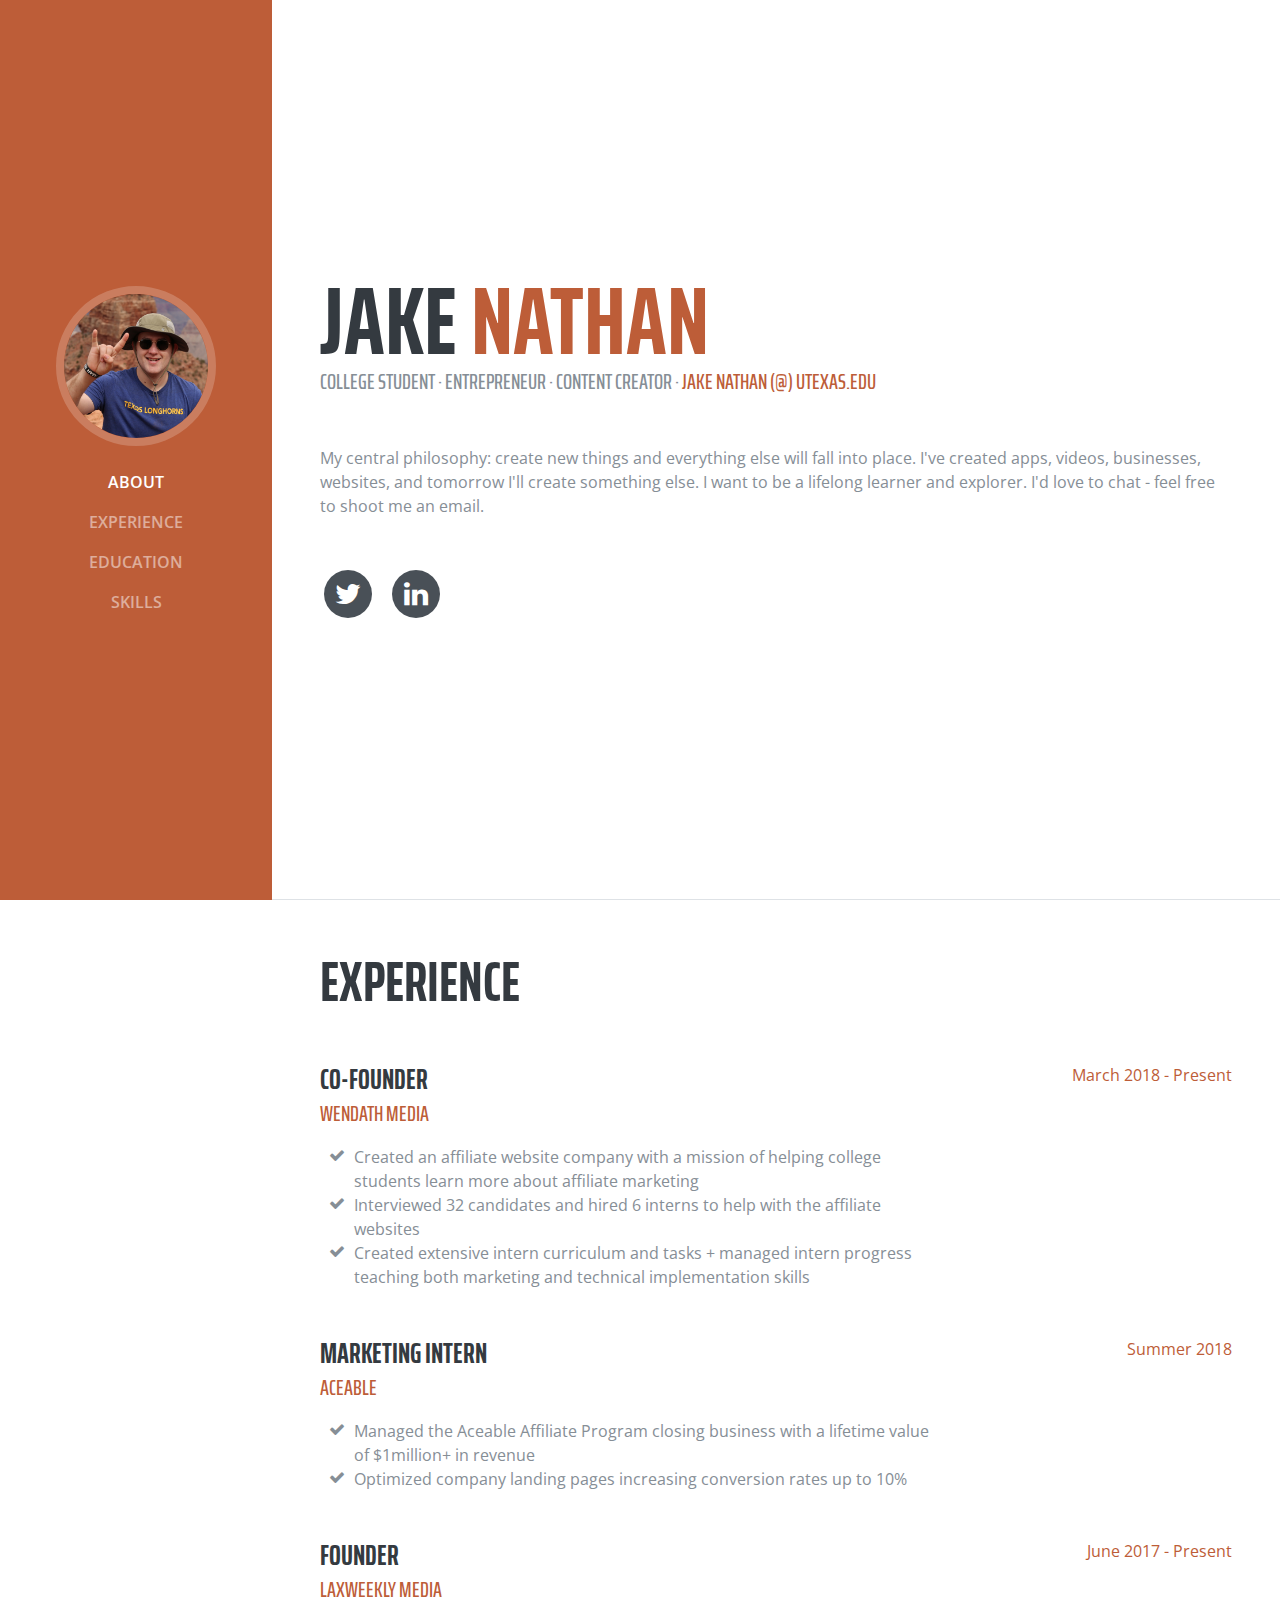
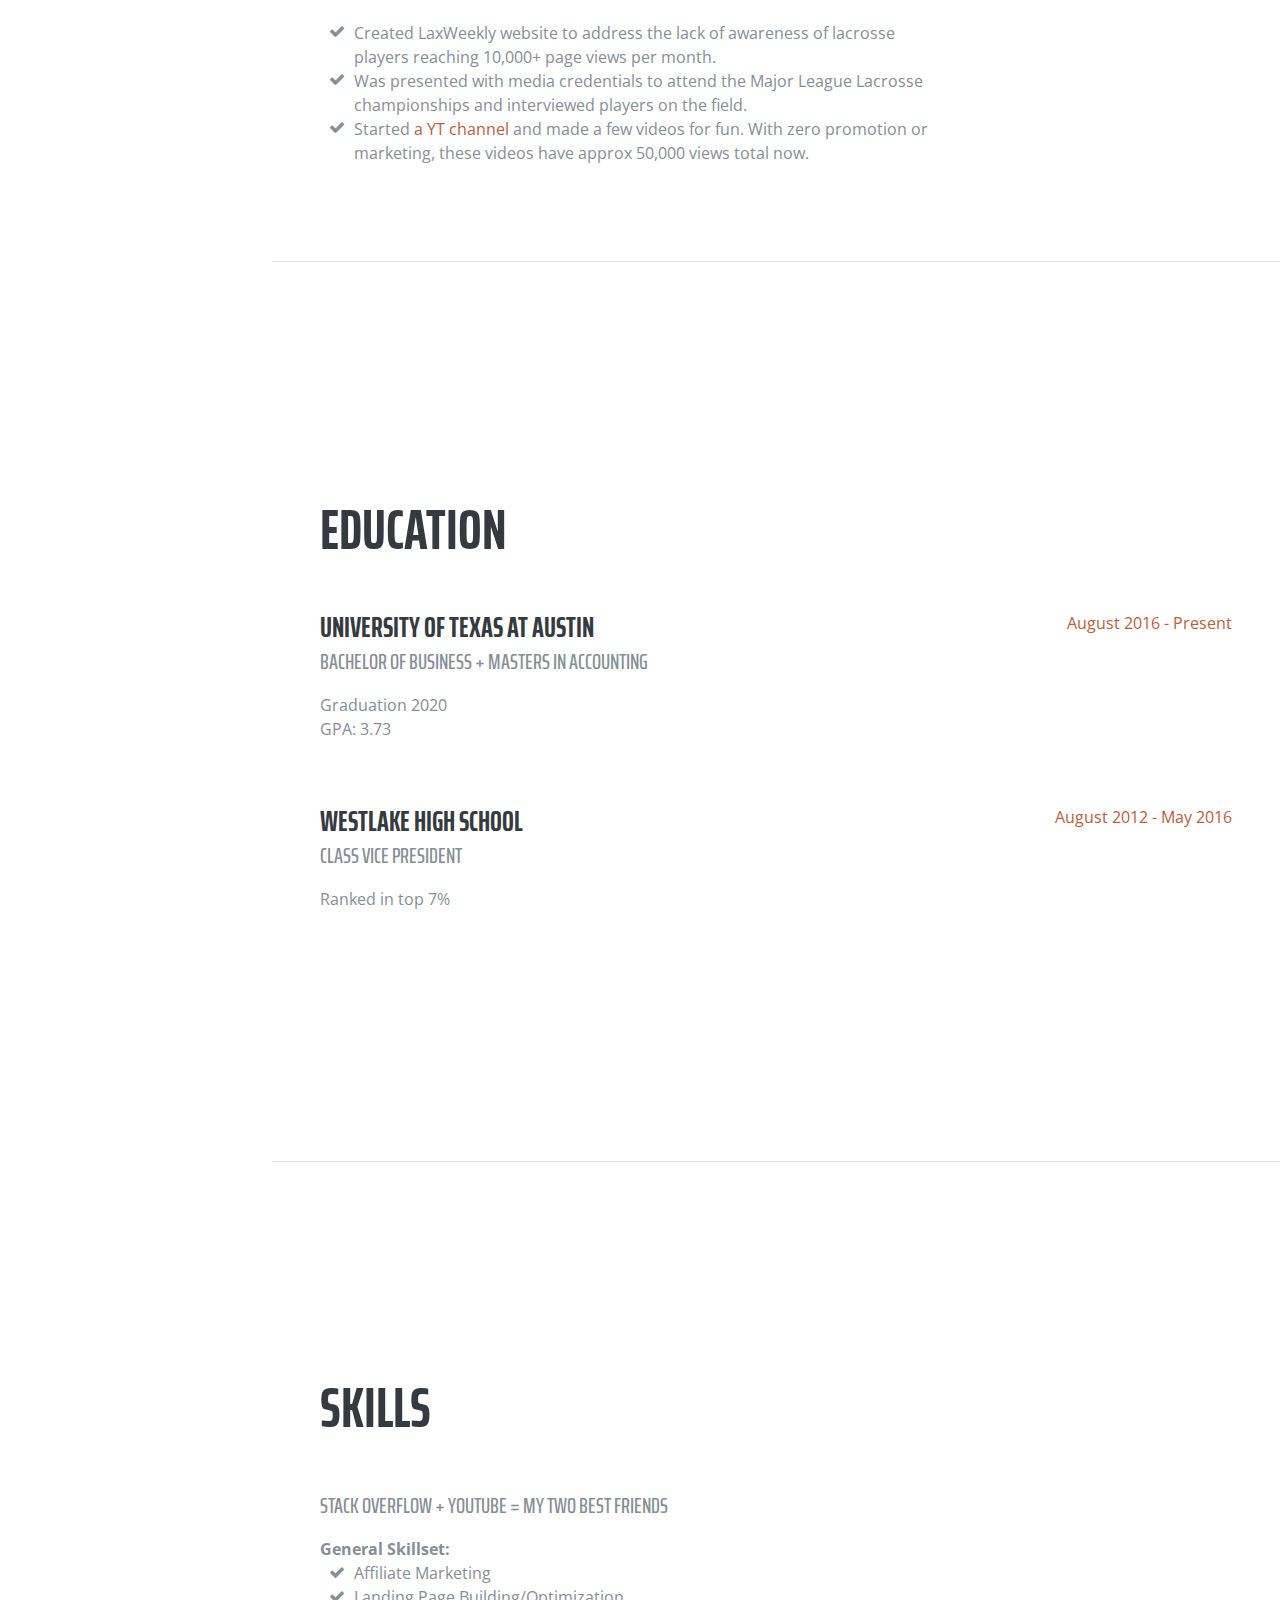
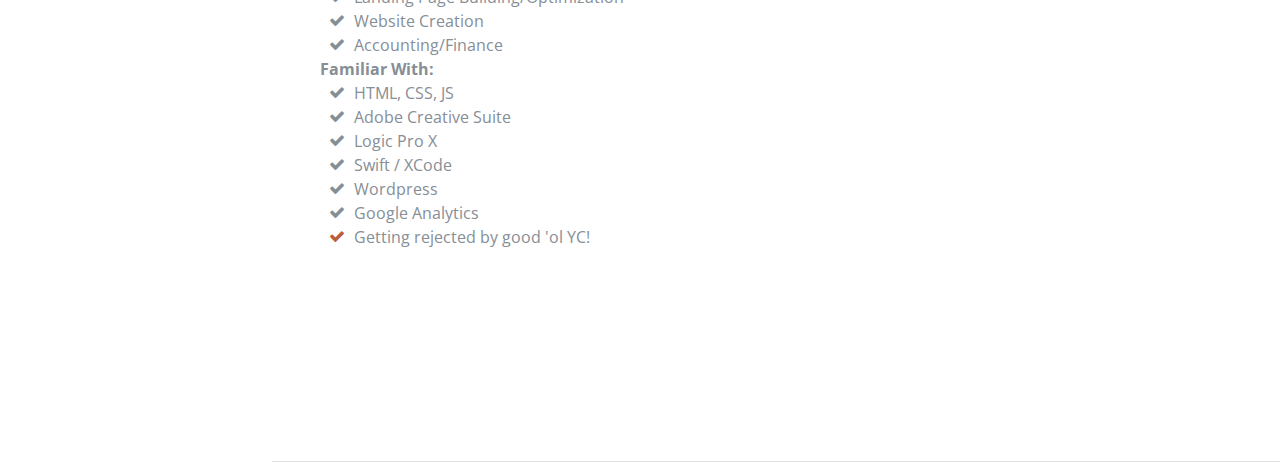
<file: index.html>
<!DOCTYPE html>
<html lang="en">

  <head>

    <meta charset="utf-8">
    <meta name="viewport" content="width=device-width, initial-scale=1, shrink-to-fit=no">
    <meta name="description" content="">
    <meta name="author" content="">

    <title>Jake Nathan</title>

    <!-- Bootstrap core CSS -->
    <link href="vendor/bootstrap/css/bootstrap.min.css" rel="stylesheet">

    <!-- Custom fonts for this template -->
    <link href="https://fonts.googleapis.com/css?family=Saira+Extra+Condensed:100,200,300,400,500,600,700,800,900" rel="stylesheet">
    <link href="https://fonts.googleapis.com/css?family=Open+Sans:300,300i,400,400i,600,600i,700,700i,800,800i" rel="stylesheet">
    <link href="vendor/font-awesome/css/font-awesome.min.css" rel="stylesheet">
    <link href="vendor/devicons/css/devicons.min.css" rel="stylesheet">
    <link href="vendor/simple-line-icons/css/simple-line-icons.css" rel="stylesheet">

    <!-- Custom styles for this template -->
    <link href="css/resume.css" rel="stylesheet">

  </head>

  <body id="page-top">

    <nav class="navbar navbar-expand-lg navbar-dark bg-primary fixed-top" id="sideNav">
      <a class="navbar-brand js-scroll-trigger" href="#page-top">
        <span class="d-block d-lg-none">Jake Nathan</span>
        <span class="d-none d-lg-block">
          <img class="img-fluid img-profile rounded-circle mx-auto mb-2" src="img/profile.jpg" alt="">
        </span>
      </a>
      <button class="navbar-toggler" type="button" data-toggle="collapse" data-target="#navbarSupportedContent" aria-controls="navbarSupportedContent" aria-expanded="false" aria-label="Toggle navigation">
        <span class="navbar-toggler-icon"></span>
      </button>
      <div class="collapse navbar-collapse" id="navbarSupportedContent">
        <ul class="navbar-nav">
          <li class="nav-item">
            <a class="nav-link js-scroll-trigger" href="#about">About</a>
          </li>
          <li class="nav-item">
            <a class="nav-link js-scroll-trigger" href="#experience">Experience</a>
          </li>
          <li class="nav-item">
            <a class="nav-link js-scroll-trigger" href="#education">Education</a>
          </li>
          <li class="nav-item">
            <a class="nav-link js-scroll-trigger" href="#skills">Skills</a>
          </li>
         
        </ul>
      </div>
    </nav>

    <div class="container-fluid p-0">

      <section class="resume-section p-3 p-lg-5 d-flex d-column" id="about">
        <div class="my-auto">
          <h1 class="mb-0">Jake
            <span class="text-primary">Nathan</span>
          </h1>
          <div class="subheading mb-5">College Student · Entrepreneur · Content Creator ·
            <a href = "#">jake nathan (@) utexas.edu</a>
          </div>
          <p class="mb-5">My central philosophy: create new things and everything else will fall into place. I've created apps, videos, businesses, websites, and tomorrow I'll create something else. I want to be a lifelong learner and explorer. 

          I'd love to chat - feel free to shoot me an email.</p>
          <ul class="list-inline list-social-icons mb-0">
            
            <li class="list-inline-item">
              <a href="https://twitter.com/jnhookem">
                <span class="fa-stack fa-lg">
                  <i class="fa fa-circle fa-stack-2x"></i>
                  <i class="fa fa-twitter fa-stack-1x fa-inverse"></i>
                </span>
              </a>
            </li>
            <li class="list-inline-item">
              <a href="https://www.linkedin.com/in/jakenathan/">
                <span class="fa-stack fa-lg">
                  <i class="fa fa-circle fa-stack-2x"></i>
                  <i class="fa fa-linkedin fa-stack-1x fa-inverse"></i>
                </span>
              </a>
            </li>
            
          </ul>
        </div>
      </section>

      <section class="resume-section p-3 p-lg-5 d-flex flex-column" id="experience">
        <div class="my-auto">
          <h2 class="mb-5">Experience</h2>

          <div class="resume-item d-flex flex-column flex-md-row mb-5">
            <div class="resume-content mr-auto">
              <h3 class="mb-0">Co-Founder</h3>
              <a href="https://www.wendath.com"><div class="subheading mb-3">Wendath Media</div></a>
              <ul class="fa-ul mb-0">
            <li> 
              <i class="fa-li fa fa-check"></i>
              Created an affiliate website company with a mission of helping college students learn more about affiliate marketing   </li>
            <li>
              <i class="fa-li fa fa-check"></i>
              Interviewed 32 candidates and hired 6 interns to help with the affiliate websites</li>
            <li>
              <i class="fa-li fa fa-check"></i>
              Created extensive intern curriculum and tasks
 + managed intern progress teaching both marketing and technical implementation skills </li>
            </div>
            <div class="resume-date text-md-right">
              <span class="text-primary">March 2018 - Present</span>
            </div>
          </div>

          <div class="resume-item d-flex flex-column flex-md-row mb-5">
            <div class="resume-content mr-auto">
              <h3 class="mb-0">Marketing Intern</h3>
              <a href="https://www.aceable.com"><div class="subheading mb-3">Aceable</div></a><ul class="fa-ul mb-0">
             <li> 
              <i class="fa-li fa fa-check"></i>
              Managed the Aceable Affiliate Program closing business with a lifetime value of $1million+ in revenue </li>
            <li>
              <i class="fa-li fa fa-check"></i>
              Optimized company landing pages increasing conversion rates up to 10%</li>
            
            </div>
            <div class="resume-date text-md-right">
              <span class="text-primary">Summer 2018</span>
            </div>
          </div>

          <div class="resume-item d-flex flex-column flex-md-row mb-5">
            <div class="resume-content mr-auto">
              <h3 class="mb-0">Founder</h3>
              <a href="https://www.laxweekly.com"><div class="subheading mb-3">LaxWeekly Media</div></a>
              <ul class="fa-ul mb-0">
             <li> 
              <i class="fa-li fa fa-check"></i>
              Created LaxWeekly website to address the lack of awareness of lacrosse players reaching 10,000+ page views per month. </li>
            <li>
              <i class="fa-li fa fa-check"></i>
              Was presented with media credentials to attend the Major League Lacrosse championships and interviewed players on the field.
            </li>
            <li>
              <i class="fa-li fa fa-check"></i>
              Started <a href = "https://www.youtube.com/channel/UCCSsltpa4qXmFfQ0w01WMXg">a YT channel </a> and made a few videos for fun. With zero promotion or marketing, these videos have approx 50,000 views total now. 
            </li>
            </div>
            <div class="resume-date text-md-right">
              <span class="text-primary">June 2017 - Present</span>
            </div>
          </div>

        </div>

      </section>

      <section class="resume-section p-3 p-lg-5 d-flex flex-column" id="education">
        <div class="my-auto">
          <h2 class="mb-5">Education</h2>

          <div class="resume-item d-flex flex-column flex-md-row mb-5">
            <div class="resume-content mr-auto">
              <h3 class="mb-0">University of Texas at Austin</h3>
              <div class="subheading mb-3">Bachelor of Business + Masters in Accounting</div>
              <div>Graduation 2020</div>
              <p>GPA: 3.73</p>
            </div>
            <div class="resume-date text-md-right">
              <span class="text-primary">August 2016 - Present</span>
            </div>
          </div>

          <div class="resume-item d-flex flex-column flex-md-row">
            <div class="resume-content mr-auto">
              <h3 class="mb-0">Westlake High School</h3>
              <div class="subheading mb-3">Class Vice President</div>
              <p>Ranked in top 7%</p>
            </div>
            <div class="resume-date text-md-right">
              <span class="text-primary">August 2012 - May 2016</span>
            </div>
          </div>

        </div>
      </section>

      <section class="resume-section p-3 p-lg-5 d-flex flex-column" id="skills">
        <div class="my-auto">
          <h2 class="mb-5">Skills</h2>

          <div class="subheading mb-3">Stack Overflow + YouTube = My Two Best Friends</div>
          
          <b>General Skillset:</b>
          <ul class="fa-ul mb-0">
            <li> 
              <i class="fa-li fa fa-check"></i>
              Affiliate Marketing </li>
            <li>
              <i class="fa-li fa fa-check"></i>
              Landing Page Building/Optimization</li>
            <li>
              <i class="fa-li fa fa-check"></i>
              Website Creation</li>
            <li>
              <i class="fa-li fa fa-check"></i>
              Accounting/Finance</li>
              <li>
          </ul>

          <b>Familiar With:</b>
          <ul class="fa-ul mb-0">
            <li> 
              <i class="fa-li fa fa-check"></i>
              HTML, CSS, JS </li>
            <li>
              <i class="fa-li fa fa-check"></i>
              Adobe Creative Suite</li>
            <li>
              <i class="fa-li fa fa-check"></i>
              Logic Pro X</li>
            <li>
              <i class="fa-li fa fa-check"></i>
              Swift / XCode</li>
              <li>
              <i class="fa-li fa fa-check"></i>
              Wordpress</li>
              <li>
              <i class="fa-li fa fa-check"></i>
              Google Analytics</li>
              <li>
              <i class=" emailtext fa-li fa fa-check"></i>
              Getting rejected by good 'ol YC!</li>

          </ul>



        </div>
      </section>

      

      

    </div>

    <script type="text/javascript" src="//downloads.mailchimp.com/js/signup-forms/popup/embed.js" data-dojo-config="usePlainJson: true, isDebug: false"></script><script type="text/javascript">require(["mojo/signup-forms/Loader"], function(L) { L.start({"baseUrl":"mc.us18.list-manage.com","uuid":"14f0fa287da6bae75849f68cb","lid":"13a6fe8976"}) })</script>

    <!-- Bootstrap core JavaScript -->
    <script src="vendor/jquery/jquery.min.js"></script>
    <script src="vendor/bootstrap/js/bootstrap.bundle.min.js"></script>

    <!-- Plugin JavaScript -->
    <script src="vendor/jquery-easing/jquery.easing.min.js"></script>

    <!-- Custom scripts for this template -->
    <script src="js/resume.min.js"></script>

  </body>

</html>
</file>
<file: vendor/simple-line-icons/css/simple-line-icons.css>
@font-face {
  font-family: 'simple-line-icons';
  src: url('../fonts/Simple-Line-Icons.eot?v=2.4.0');
  src: url('../fonts/Simple-Line-Icons.eot?v=2.4.0#iefix') format('embedded-opentype'), url('../fonts/Simple-Line-Icons.woff2?v=2.4.0') format('woff2'), url('../fonts/Simple-Line-Icons.ttf?v=2.4.0') format('truetype'), url('../fonts/Simple-Line-Icons.woff?v=2.4.0') format('woff'), url('../fonts/Simple-Line-Icons.svg?v=2.4.0#simple-line-icons') format('svg');
  font-weight: normal;
  font-style: normal;
}
/*
 Use the following CSS code if you want to have a class per icon.
 Instead of a list of all class selectors, you can use the generic [class*="icon-"] selector, but it's slower:
*/
.icon-user,
.icon-people,
.icon-user-female,
.icon-user-follow,
.icon-user-following,
.icon-user-unfollow,
.icon-login,
.icon-logout,
.icon-emotsmile,
.icon-phone,
.icon-call-end,
.icon-call-in,
.icon-call-out,
.icon-map,
.icon-location-pin,
.icon-direction,
.icon-directions,
.icon-compass,
.icon-layers,
.icon-menu,
.icon-list,
.icon-options-vertical,
.icon-options,
.icon-arrow-down,
.icon-arrow-left,
.icon-arrow-right,
.icon-arrow-up,
.icon-arrow-up-circle,
.icon-arrow-left-circle,
.icon-arrow-right-circle,
.icon-arrow-down-circle,
.icon-check,
.icon-clock,
.icon-plus,
.icon-minus,
.icon-close,
.icon-event,
.icon-exclamation,
.icon-organization,
.icon-trophy,
.icon-screen-smartphone,
.icon-screen-desktop,
.icon-plane,
.icon-notebook,
.icon-mustache,
.icon-mouse,
.icon-magnet,
.icon-energy,
.icon-disc,
.icon-cursor,
.icon-cursor-move,
.icon-crop,
.icon-chemistry,
.icon-speedometer,
.icon-shield,
.icon-screen-tablet,
.icon-magic-wand,
.icon-hourglass,
.icon-graduation,
.icon-ghost,
.icon-game-controller,
.icon-fire,
.icon-eyeglass,
.icon-envelope-open,
.icon-envelope-letter,
.icon-bell,
.icon-badge,
.icon-anchor,
.icon-wallet,
.icon-vector,
.icon-speech,
.icon-puzzle,
.icon-printer,
.icon-present,
.icon-playlist,
.icon-pin,
.icon-picture,
.icon-handbag,
.icon-globe-alt,
.icon-globe,
.icon-folder-alt,
.icon-folder,
.icon-film,
.icon-feed,
.icon-drop,
.icon-drawer,
.icon-docs,
.icon-doc,
.icon-diamond,
.icon-cup,
.icon-calculator,
.icon-bubbles,
.icon-briefcase,
.icon-book-open,
.icon-basket-loaded,
.icon-basket,
.icon-bag,
.icon-action-undo,
.icon-action-redo,
.icon-wrench,
.icon-umbrella,
.icon-trash,
.icon-tag,
.icon-support,
.icon-frame,
.icon-size-fullscreen,
.icon-size-actual,
.icon-shuffle,
.icon-share-alt,
.icon-share,
.icon-rocket,
.icon-question,
.icon-pie-chart,
.icon-pencil,
.icon-note,
.icon-loop,
.icon-home,
.icon-grid,
.icon-graph,
.icon-microphone,
.icon-music-tone-alt,
.icon-music-tone,
.icon-earphones-alt,
.icon-earphones,
.icon-equalizer,
.icon-like,
.icon-dislike,
.icon-control-start,
.icon-control-rewind,
.icon-control-play,
.icon-control-pause,
.icon-control-forward,
.icon-control-end,
.icon-volume-1,
.icon-volume-2,
.icon-volume-off,
.icon-calendar,
.icon-bulb,
.icon-chart,
.icon-ban,
.icon-bubble,
.icon-camrecorder,
.icon-camera,
.icon-cloud-download,
.icon-cloud-upload,
.icon-envelope,
.icon-eye,
.icon-flag,
.icon-heart,
.icon-info,
.icon-key,
.icon-link,
.icon-lock,
.icon-lock-open,
.icon-magnifier,
.icon-magnifier-add,
.icon-magnifier-remove,
.icon-paper-clip,
.icon-paper-plane,
.icon-power,
.icon-refresh,
.icon-reload,
.icon-settings,
.icon-star,
.icon-symbol-female,
.icon-symbol-male,
.icon-target,
.icon-credit-card,
.icon-paypal,
.icon-social-tumblr,
.icon-social-twitter,
.icon-social-facebook,
.icon-social-instagram,
.icon-social-linkedin,
.icon-social-pinterest,
.icon-social-github,
.icon-social-google,
.icon-social-reddit,
.icon-social-skype,
.icon-social-dribbble,
.icon-social-behance,
.icon-social-foursqare,
.icon-social-soundcloud,
.icon-social-spotify,
.icon-social-stumbleupon,
.icon-social-youtube,
.icon-social-dropbox,
.icon-social-vkontakte,
.icon-social-steam {
  font-family: 'simple-line-icons';
  speak: none;
  font-style: normal;
  font-weight: normal;
  font-variant: normal;
  text-transform: none;
  line-height: 1;
  /* Better Font Rendering =========== */
  -webkit-font-smoothing: antialiased;
  -moz-osx-font-smoothing: grayscale;
}
.icon-user:before {
  content: "\e005";
}
.icon-people:before {
  content: "\e001";
}
.icon-user-female:before {
  content: "\e000";
}
.icon-user-follow:before {
  content: "\e002";
}
.icon-user-following:before {
  content: "\e003";
}
.icon-user-unfollow:before {
  content: "\e004";
}
.icon-login:before {
  content: "\e066";
}
.icon-logout:before {
  content: "\e065";
}
.icon-emotsmile:before {
  content: "\e021";
}
.icon-phone:before {
  content: "\e600";
}
.icon-call-end:before {
  content: "\e048";
}
.icon-call-in:before {
  content: "\e047";
}
.icon-call-out:before {
  content: "\e046";
}
.icon-map:before {
  content: "\e033";
}
.icon-location-pin:before {
  content: "\e096";
}
.icon-direction:before {
  content: "\e042";
}
.icon-directions:before {
  content: "\e041";
}
.icon-compass:before {
  content: "\e045";
}
.icon-layers:before {
  content: "\e034";
}
.icon-menu:before {
  content: "\e601";
}
.icon-list:before {
  content: "\e067";
}
.icon-options-vertical:before {
  content: "\e602";
}
.icon-options:before {
  content: "\e603";
}
.icon-arrow-down:before {
  content: "\e604";
}
.icon-arrow-left:before {
  content: "\e605";
}
.icon-arrow-right:before {
  content: "\e606";
}
.icon-arrow-up:before {
  content: "\e607";
}
.icon-arrow-up-circle:before {
  content: "\e078";
}
.icon-arrow-left-circle:before {
  content: "\e07a";
}
.icon-arrow-right-circle:before {
  content: "\e079";
}
.icon-arrow-down-circle:before {
  content: "\e07b";
}
.icon-check:before {
  content: "\e080";
}
.icon-clock:before {
  content: "\e081";
}
.icon-plus:before {
  content: "\e095";
}
.icon-minus:before {
  content: "\e615";
}
.icon-close:before {
  content: "\e082";
}
.icon-event:before {
  content: "\e619";
}
.icon-exclamation:before {
  content: "\e617";
}
.icon-organization:before {
  content: "\e616";
}
.icon-trophy:before {
  content: "\e006";
}
.icon-screen-smartphone:before {
  content: "\e010";
}
.icon-screen-desktop:before {
  content: "\e011";
}
.icon-plane:before {
  content: "\e012";
}
.icon-notebook:before {
  content: "\e013";
}
.icon-mustache:before {
  content: "\e014";
}
.icon-mouse:before {
  content: "\e015";
}
.icon-magnet:before {
  content: "\e016";
}
.icon-energy:before {
  content: "\e020";
}
.icon-disc:before {
  content: "\e022";
}
.icon-cursor:before {
  content: "\e06e";
}
.icon-cursor-move:before {
  content: "\e023";
}
.icon-crop:before {
  content: "\e024";
}
.icon-chemistry:before {
  content: "\e026";
}
.icon-speedometer:before {
  content: "\e007";
}
.icon-shield:before {
  content: "\e00e";
}
.icon-screen-tablet:before {
  content: "\e00f";
}
.icon-magic-wand:before {
  content: "\e017";
}
.icon-hourglass:before {
  content: "\e018";
}
.icon-graduation:before {
  content: "\e019";
}
.icon-ghost:before {
  content: "\e01a";
}
.icon-game-controller:before {
  content: "\e01b";
}
.icon-fire:before {
  content: "\e01c";
}
.icon-eyeglass:before {
  content: "\e01d";
}
.icon-envelope-open:before {
  content: "\e01e";
}
.icon-envelope-letter:before {
  content: "\e01f";
}
.icon-bell:before {
  content: "\e027";
}
.icon-badge:before {
  content: "\e028";
}
.icon-anchor:before {
  content: "\e029";
}
.icon-wallet:before {
  content: "\e02a";
}
.icon-vector:before {
  content: "\e02b";
}
.icon-speech:before {
  content: "\e02c";
}
.icon-puzzle:before {
  content: "\e02d";
}
.icon-printer:before {
  content: "\e02e";
}
.icon-present:before {
  content: "\e02f";
}
.icon-playlist:before {
  content: "\e030";
}
.icon-pin:before {
  content: "\e031";
}
.icon-picture:before {
  content: "\e032";
}
.icon-handbag:before {
  content: "\e035";
}
.icon-globe-alt:before {
  content: "\e036";
}
.icon-globe:before {
  content: "\e037";
}
.icon-folder-alt:before {
  content: "\e039";
}
.icon-folder:before {
  content: "\e089";
}
.icon-film:before {
  content: "\e03a";
}
.icon-feed:before {
  content: "\e03b";
}
.icon-drop:before {
  content: "\e03e";
}
.icon-drawer:before {
  content: "\e03f";
}
.icon-docs:before {
  content: "\e040";
}
.icon-doc:before {
  content: "\e085";
}
.icon-diamond:before {
  content: "\e043";
}
.icon-cup:before {
  content: "\e044";
}
.icon-calculator:before {
  content: "\e049";
}
.icon-bubbles:before {
  content: "\e04a";
}
.icon-briefcase:before {
  content: "\e04b";
}
.icon-book-open:before {
  content: "\e04c";
}
.icon-basket-loaded:before {
  content: "\e04d";
}
.icon-basket:before {
  content: "\e04e";
}
.icon-bag:before {
  content: "\e04f";
}
.icon-action-undo:before {
  content: "\e050";
}
.icon-action-redo:before {
  content: "\e051";
}
.icon-wrench:before {
  content: "\e052";
}
.icon-umbrella:before {
  content: "\e053";
}
.icon-trash:before {
  content: "\e054";
}
.icon-tag:before {
  content: "\e055";
}
.icon-support:before {
  content: "\e056";
}
.icon-frame:before {
  content: "\e038";
}
.icon-size-fullscreen:before {
  content: "\e057";
}
.icon-size-actual:before {
  content: "\e058";
}
.icon-shuffle:before {
  content: "\e059";
}
.icon-share-alt:before {
  content: "\e05a";
}
.icon-share:before {
  content: "\e05b";
}
.icon-rocket:before {
  content: "\e05c";
}
.icon-question:before {
  content: "\e05d";
}
.icon-pie-chart:before {
  content: "\e05e";
}
.icon-pencil:before {
  content: "\e05f";
}
.icon-note:before {
  content: "\e060";
}
.icon-loop:before {
  content: "\e064";
}
.icon-home:before {
  content: "\e069";
}
.icon-grid:before {
  content: "\e06a";
}
.icon-graph:before {
  content: "\e06b";
}
.icon-microphone:before {
  content: "\e063";
}
.icon-music-tone-alt:before {
  content: "\e061";
}
.icon-music-tone:before {
  content: "\e062";
}
.icon-earphones-alt:before {
  content: "\e03c";
}
.icon-earphones:before {
  content: "\e03d";
}
.icon-equalizer:before {
  content: "\e06c";
}
.icon-like:before {
  content: "\e068";
}
.icon-dislike:before {
  content: "\e06d";
}
.icon-control-start:before {
  content: "\e06f";
}
.icon-control-rewind:before {
  content: "\e070";
}
.icon-control-play:before {
  content: "\e071";
}
.icon-control-pause:before {
  content: "\e072";
}
.icon-control-forward:before {
  content: "\e073";
}
.icon-control-end:before {
  content: "\e074";
}
.icon-volume-1:before {
  content: "\e09f";
}
.icon-volume-2:before {
  content: "\e0a0";
}
.icon-volume-off:before {
  content: "\e0a1";
}
.icon-calendar:before {
  content: "\e075";
}
.icon-bulb:before {
  content: "\e076";
}
.icon-chart:before {
  content: "\e077";
}
.icon-ban:before {
  content: "\e07c";
}
.icon-bubble:before {
  content: "\e07d";
}
.icon-camrecorder:before {
  content: "\e07e";
}
.icon-camera:before {
  content: "\e07f";
}
.icon-cloud-download:before {
  content: "\e083";
}
.icon-cloud-upload:before {
  content: "\e084";
}
.icon-envelope:before {
  content: "\e086";
}
.icon-eye:before {
  content: "\e087";
}
.icon-flag:before {
  content: "\e088";
}
.icon-heart:before {
  content: "\e08a";
}
.icon-info:before {
  content: "\e08b";
}
.icon-key:before {
  content: "\e08c";
}
.icon-link:before {
  content: "\e08d";
}
.icon-lock:before {
  content: "\e08e";
}
.icon-lock-open:before {
  content: "\e08f";
}
.icon-magnifier:before {
  content: "\e090";
}
.icon-magnifier-add:before {
  content: "\e091";
}
.icon-magnifier-remove:before {
  content: "\e092";
}
.icon-paper-clip:before {
  content: "\e093";
}
.icon-paper-plane:before {
  content: "\e094";
}
.icon-power:before {
  content: "\e097";
}
.icon-refresh:before {
  content: "\e098";
}
.icon-reload:before {
  content: "\e099";
}
.icon-settings:before {
  content: "\e09a";
}
.icon-star:before {
  content: "\e09b";
}
.icon-symbol-female:before {
  content: "\e09c";
}
.icon-symbol-male:before {
  content: "\e09d";
}
.icon-target:before {
  content: "\e09e";
}
.icon-credit-card:before {
  content: "\e025";
}
.icon-paypal:before {
  content: "\e608";
}
.icon-social-tumblr:before {
  content: "\e00a";
}
.icon-social-twitter:before {
  content: "\e009";
}
.icon-social-facebook:before {
  content: "\e00b";
}
.icon-social-instagram:before {
  content: "\e609";
}
.icon-social-linkedin:before {
  content: "\e60a";
}
.icon-social-pinterest:before {
  content: "\e60b";
}
.icon-social-github:before {
  content: "\e60c";
}
.icon-social-google:before {
  content: "\e60d";
}
.icon-social-reddit:before {
  content: "\e60e";
}
.icon-social-skype:before {
  content: "\e60f";
}
.icon-social-dribbble:before {
  content: "\e00d";
}
.icon-social-behance:before {
  content: "\e610";
}
.icon-social-foursqare:before {
  content: "\e611";
}
.icon-social-soundcloud:before {
  content: "\e612";
}
.icon-social-spotify:before {
  content: "\e613";
}
.icon-social-stumbleupon:before {
  content: "\e614";
}
.icon-social-youtube:before {
  content: "\e008";
}
.icon-social-dropbox:before {
  content: "\e00c";
}
.icon-social-vkontakte:before {
  content: "\e618";
}
.icon-social-steam:before {
  content: "\e620";
}
</file>
<file: css/resume.css>
body {
  font-family: 'Open Sans', serif;
  padding-top: 54px;
  color: #868e96;
}

@media (min-width: 992px) {
  body {
    padding-top: 0;
    padding-left: 17rem;
  }
}

.emailtext {
color: #bb5d3d;
}

h1,
h2,
h3,
h4,
h5,
h6 {
  font-family: 'Saira Extra Condensed', serif;
  font-weight: 700;
  text-transform: uppercase;
  color: #343a40;
}

h1 {
  font-size: 6rem;
  line-height: 5.5rem;
}

h2 {
  font-size: 3.5rem;
}

.subheading {
  text-transform: uppercase;
  font-weight: 500;
  font-family: 'Saira Extra Condensed', serif;
  font-size: 1.35rem;
}

.list-social-icons a {
  color: #495057;
}

.list-social-icons a:hover {
  color: #BD5D38;
}

.list-social-icons a .fa-lg {
  font-size: 1.75rem;
}

.list-icons {
  font-size: 3rem;
}

.list-icons .list-inline-item i:hover {
  color: #BD5D38;
}

#sideNav .navbar-nav .nav-item .nav-link {
  font-weight: 600;
  text-transform: uppercase;
}

@media (min-width: 992px) {
  #sideNav {
    text-align: center;
    position: fixed;
    top: 0;
    left: 0;
    display: flex;
    flex-direction: column;
    width: 17rem;
    height: 100vh;
  }
  #sideNav .navbar-brand {
    display: flex;
    margin: auto auto 0;
    padding: 0.5rem;
  }
  #sideNav .navbar-brand .img-profile {
    max-width: 10rem;
    max-height: 10rem;
    border: 0.5rem solid rgba(255, 255, 255, 0.2);
  }
  #sideNav .navbar-collapse {
    display: flex;
    align-items: flex-start;
    flex-grow: 0;
    width: 100%;
    margin-bottom: auto;
  }
  #sideNav .navbar-collapse .navbar-nav {
    flex-direction: column;
    width: 100%;
  }
  #sideNav .navbar-collapse .navbar-nav .nav-item {
    display: block;
  }
  #sideNav .navbar-collapse .navbar-nav .nav-item .nav-link {
    display: block;
  }
}

section.resume-section {
  border-bottom: 1px solid #dee2e6;
  padding-top: 5rem !important;
  padding-bottom: 5rem !important;
}

section.resume-section .resume-item .resume-date {
  min-width: none;
}

@media (min-width: 768px) {
  section.resume-section {
    min-height: 100vh;
  }
  section.resume-section .resume-item .resume-date {
    min-width: 18rem;
  }
}

@media (min-width: 992px) {
  section.resume-section {
    padding-top: 3rem !important;
    padding-bottom: 3rem !important;
  }
}

.bg-primary {
  background-color: #BD5D38 !important;
}

.text-primary {
  color: #BD5D38 !important;
}

a {
  color: #BD5D38;
}

a:hover, a:focus, a:active {
  color: #824027;
}
</file>
<file: vendor/devicons/css/devicons.min.css>
/*!
 *  Devicons 1.8.0 made by Theodore Vorillas / http://vorillaz.com 
 */
@font-face{font-family:devicons;src:url(../fonts/devicons.eot?xqxft6);src:url(../fonts/devicons.eot?#iefixxqxft6) format("embedded-opentype"),url(../fonts/devicons.woff?xqxft6) format("woff"),url(../fonts/devicons.ttf?xqxft6) format("truetype"),url(../fonts/devicons.svg?xqxft6#devicons) format("svg");font-weight:400;font-style:normal}.devicons{font-family:devicons;speak:none;font-style:normal;font-weight:400;font-variant:normal;text-transform:none;line-height:1;-webkit-font-smoothing:antialiased;-moz-osx-font-smoothing:grayscale}.devicons-git:before{content:"\e602"}.devicons-git_compare:before{content:"\e628"}.devicons-git_branch:before{content:"\e625"}.devicons-git_commit:before{content:"\e629"}.devicons-git_pull_request:before{content:"\e626"}.devicons-git_merge:before{content:"\e627"}.devicons-bitbucket:before{content:"\e603"}.devicons-github_alt:before{content:"\e608"}.devicons-github_badge:before{content:"\e609"}.devicons-github:before{content:"\e60a"}.devicons-github_full:before{content:"\e617"}.devicons-java:before{content:"\e638"}.devicons-ruby:before{content:"\e639"}.devicons-scala:before{content:"\e637"}.devicons-python:before{content:"\e63c"}.devicons-go:before{content:"\e624"}.devicons-ruby_on_rails:before{content:"\e63b"}.devicons-django:before{content:"\e61d"}.devicons-markdown:before{content:"\e63e"}.devicons-php:before{content:"\e63d"}.devicons-mysql:before{content:"\e604"}.devicons-streamline:before{content:"\e605"}.devicons-database:before{content:"\e606"}.devicons-laravel:before{content:"\e63f"}.devicons-javascript:before{content:"\e64e"}.devicons-angular:before{content:"\e653"}.devicons-backbone:before{content:"\e652"}.devicons-coffeescript:before{content:"\e651"}.devicons-jquery:before{content:"\e650"}.devicons-modernizr:before{content:"\e620"}.devicons-jquery_ui:before{content:"\e654"}.devicons-ember:before{content:"\e61b"}.devicons-dojo:before{content:"\e61c"}.devicons-nodejs:before{content:"\e619"}.devicons-nodejs_small:before{content:"\e618"}.devicons-javascript_shield:before{content:"\e64f"}.devicons-bootstrap:before{content:"\e647"}.devicons-sass:before{content:"\e64b"}.devicons-css3_full:before{content:"\e64a"}.devicons-css3:before{content:"\e649"}.devicons-html5:before{content:"\e636"}.devicons-html5_multimedia:before{content:"\e632"}.devicons-html5_device_access:before{content:"\e633"}.devicons-html5_3d_effects:before{content:"\e635"}.devicons-html5_connectivity:before{content:"\e634"}.devicons-ghost_small:before{content:"\e614"}.devicons-ghost:before{content:"\e61f"}.devicons-magento:before{content:"\e640"}.devicons-joomla:before{content:"\e641"}.devicons-jekyll_small:before{content:"\e60d"}.devicons-drupal:before{content:"\e642"}.devicons-wordpress:before{content:"\e60b"}.devicons-grunt:before{content:"\e64c"}.devicons-bower:before{content:"\e64d"}.devicons-npm:before{content:"\e61e"}.devicons-yahoo_small:before{content:"\e62b"}.devicons-yahoo:before{content:"\e615"}.devicons-bing_small:before{content:"\e600"}.devicons-windows:before{content:"\e60f"}.devicons-linux:before{content:"\e612"}.devicons-ubuntu:before{content:"\e63a"}.devicons-android:before{content:"\e60e"}.devicons-apple:before{content:"\e611"}.devicons-appstore:before{content:"\e613"}.devicons-phonegap:before{content:"\e630"}.devicons-blackberry:before{content:"\e623"}.devicons-stackoverflow:before{content:"\e610"}.devicons-techcrunch:before{content:"\e62c"}.devicons-codrops:before{content:"\e62f"}.devicons-css_tricks:before{content:"\e601"}.devicons-smashing_magazine:before{content:"\e62d"}.devicons-netmagazine:before{content:"\e62e"}.devicons-codepen:before{content:"\e616"}.devicons-cssdeck:before{content:"\e62a"}.devicons-hackernews:before{content:"\e61a"}.devicons-dropbox:before{content:"\e607"}.devicons-google_drive:before{content:"\e631"}.devicons-visualstudio:before{content:"\e60c"}.devicons-unity_small:before{content:"\e621"}.devicons-raspberry_pi:before{content:"\e622"}.devicons-chrome:before{content:"\e643"}.devicons-ie:before{content:"\e644"}.devicons-firefox:before{content:"\e645"}.devicons-opera:before{content:"\e646"}.devicons-safari:before{content:"\e648"}.devicons-swift:before{content:"\e655"}.devicons-symfony:before{content:"\e656"}.devicons-symfony_badge:before{content:"\e657"}.devicons-less:before{content:"\e658"}.devicons-stylus:before{content:"\e659"}.devicons-trello:before{content:"\e65a"}.devicons-atlassian:before{content:"\e65b"}.devicons-jira:before{content:"\e65c"}.devicons-envato:before{content:"\e65d"}.devicons-snap_svg:before{content:"\e65e"}.devicons-raphael:before{content:"\e65f"}.devicons-google_analytics:before{content:"\e660"}.devicons-compass:before{content:"\e661"}.devicons-onedrive:before{content:"\e662"}.devicons-gulp:before{content:"\e663"}.devicons-atom:before{content:"\e664"}.devicons-cisco:before{content:"\e665"}.devicons-nancy:before{content:"\e666"}.devicons-clojure:before{content:"\e668"}.devicons-clojure_alt:before{content:"\e66a"}.devicons-perl:before{content:"\e669"}.devicons-celluloid:before{content:"\e66b"}.devicons-w3c:before{content:"\e66c"}.devicons-redis:before{content:"\e66d"}.devicons-postgresql:before{content:"\e66e"}.devicons-webplatform:before{content:"\e66f"}.devicons-jenkins:before{content:"\e667"}.devicons-requirejs:before{content:"\e670"}.devicons-opensource:before{content:"\e671"}.devicons-typo3:before{content:"\e672"}.devicons-uikit:before{content:"\e673"}.devicons-doctrine:before{content:"\e674"}.devicons-groovy:before{content:"\e675"}.devicons-nginx:before{content:"\e676"}.devicons-haskell:before{content:"\e677"}.devicons-zend:before{content:"\e678"}.devicons-gnu:before{content:"\e679"}.devicons-yeoman:before{content:"\e67a"}.devicons-heroku:before{content:"\e67b"}.devicons-debian:before{content:"\e67d"}.devicons-travis:before{content:"\e67e"}.devicons-dotnet:before{content:"\e67f"}.devicons-codeigniter:before{content:"\e680"}.devicons-javascript_badge:before{content:"\e681"}.devicons-yii:before{content:"\e682"}.devicons-msql_server:before{content:"\e67c"}.devicons-composer:before{content:"\e683"}.devicons-krakenjs_badge:before{content:"\e684"}.devicons-krakenjs:before{content:"\e685"}.devicons-mozilla:before{content:"\e686"}.devicons-firebase:before{content:"\e687"}.devicons-sizzlejs:before{content:"\e688"}.devicons-creativecommons:before{content:"\e689"}.devicons-creativecommons_badge:before{content:"\e68a"}.devicons-mitlicence:before{content:"\e68b"}.devicons-senchatouch:before{content:"\e68c"}.devicons-bugsense:before{content:"\e68d"}.devicons-extjs:before{content:"\e68e"}.devicons-mootools_badge:before{content:"\e68f"}.devicons-mootools:before{content:"\e690"}.devicons-ruby_rough:before{content:"\e691"}.devicons-komodo:before{content:"\e692"}.devicons-coda:before{content:"\e693"}.devicons-bintray:before{content:"\e694"}.devicons-terminal:before{content:"\e695"}.devicons-code:before{content:"\e696"}.devicons-responsive:before{content:"\e697"}.devicons-dart:before{content:"\e698"}.devicons-aptana:before{content:"\e699"}.devicons-mailchimp:before{content:"\e69a"}.devicons-netbeans:before{content:"\e69b"}.devicons-dreamweaver:before{content:"\e69c"}.devicons-brackets:before{content:"\e69d"}.devicons-eclipse:before{content:"\e69e"}.devicons-cloud9:before{content:"\e69f"}.devicons-scrum:before{content:"\e6a0"}.devicons-prolog:before{content:"\e6a1"}.devicons-terminal_badge:before{content:"\e6a2"}.devicons-code_badge:before{content:"\e6a3"}.devicons-mongodb:before{content:"\e6a4"}.devicons-meteor:before{content:"\e6a5"}.devicons-meteorfull:before{content:"\e6a6"}.devicons-fsharp:before{content:"\e6a7"}.devicons-rust:before{content:"\e6a8"}.devicons-ionic:before{content:"\e6a9"}.devicons-sublime:before{content:"\e6aa"}.devicons-appcelerator:before{content:"\e6ab"}.devicons-asterisk:before{content:"\e6ac"}.devicons-aws:before{content:"\e6ad"}.devicons-digital-ocean:before{content:"\e6ae"}.devicons-dlang:before{content:"\e6af"}.devicons-docker:before{content:"\e6b0"}.devicons-erlang:before{content:"\e6b1"}.devicons-google-cloud-platform:before{content:"\e6b2"}.devicons-grails:before{content:"\e6b3"}.devicons-illustrator:before{content:"\e6b4"}.devicons-intellij:before{content:"\e6b5"}.devicons-materializecss:before{content:"\e6b6"}.devicons-openshift:before{content:"\e6b7"}.devicons-photoshop:before{content:"\e6b8"}.devicons-rackspace:before{content:"\e6b9"}.devicons-react:before{content:"\e6ba"}.devicons-redhat:before{content:"\e6bb"}.devicons-scriptcs:before{content:"\e6bc"}.devicons-sqllite:before{content:"\e6c4"}.devicons-vim:before{content:"\e6c5"}
</file>
